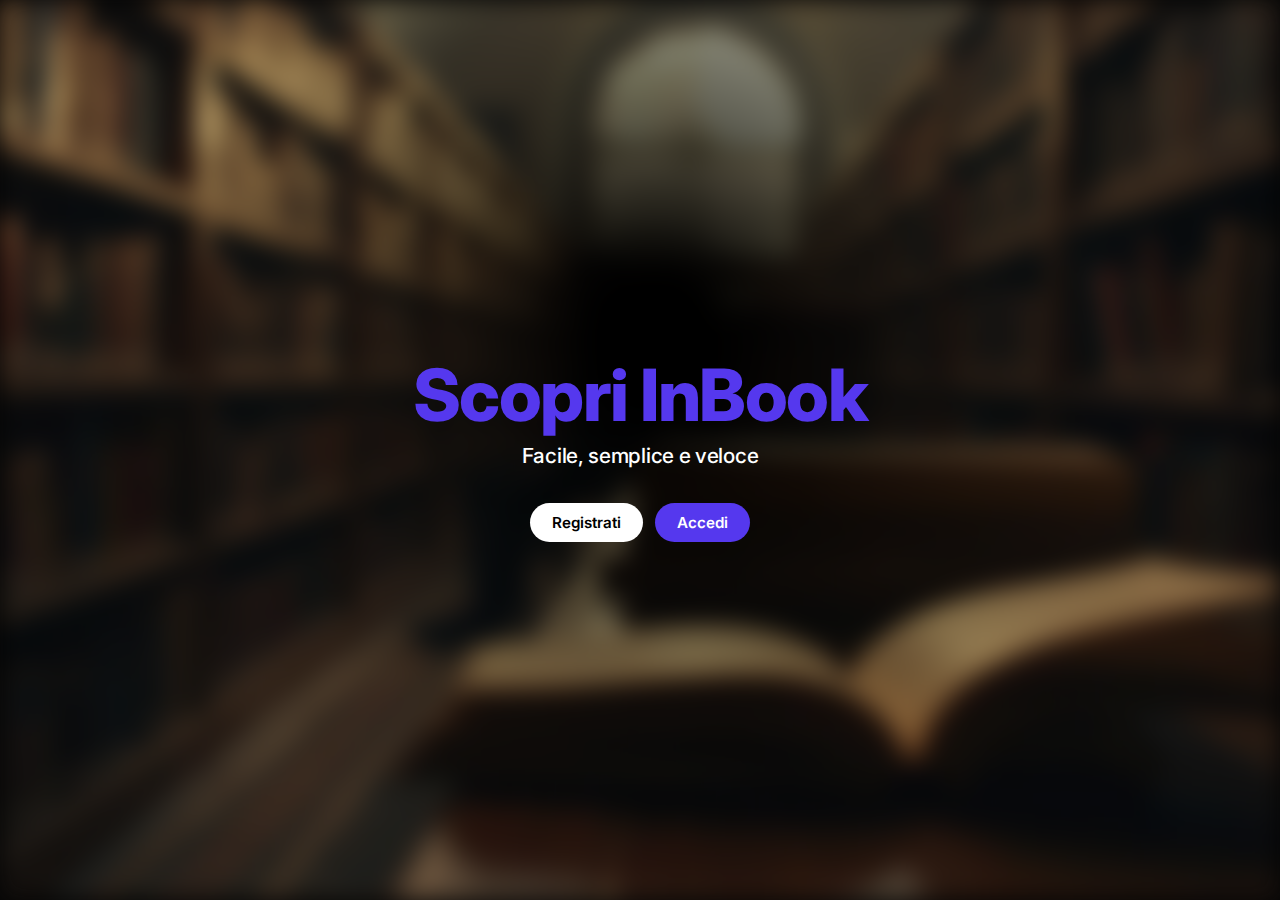
<file: src/main/resources/static/index.html>
<!DOCTYPE html>
<html lang="it">

<head>
    <meta charset="UTF-8">
    <meta name="viewport" content="width=device-width, initial-scale=1.0">
    <title>Scopri InBook</title>
    <link rel="preconnect" href="https://fonts.googleapis.com">
    <link rel="preconnect" href="https://fonts.gstatic.com" crossorigin>
    <link href="https://fonts.googleapis.com/css2?family=Inter:wght@400;500;700;800&display=swap" rel="stylesheet">
    <link rel="stylesheet" href="index.css">
</head>

<body>
<div class="hero-section">
    <div class="content">
        <h1>Scopri InBook</h1>
        <p>Facile, semplice e veloce</p>

        <div class="buttons-container">
            <a href="signin.html" class="btn btn-white">Registrati</a>
            <a href="login.html" class="btn btn-purple">Accedi</a>
        </div>
    </div>
</div>

</body>

</html>
</file>
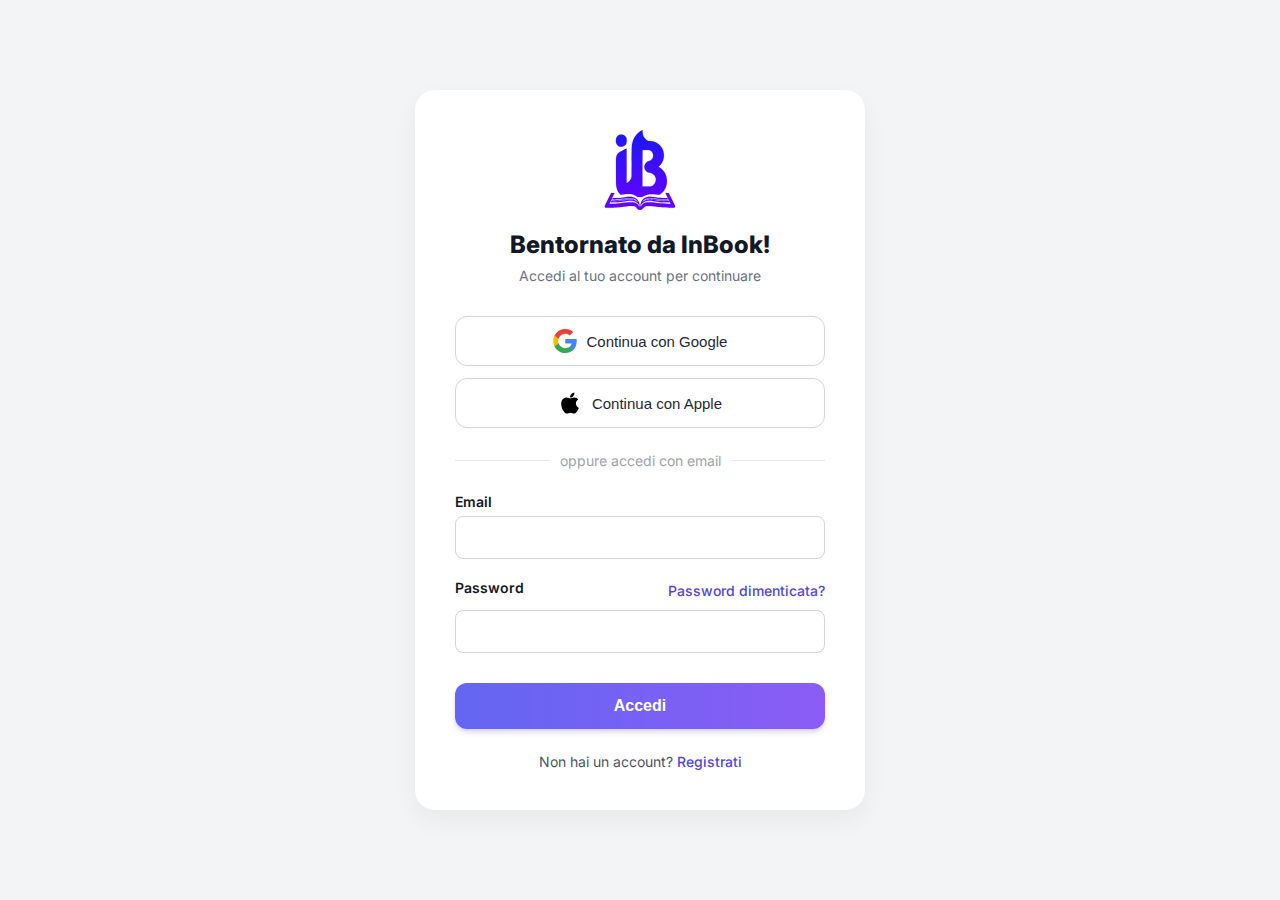
<file: src/main/resources/static/login.html>
<!DOCTYPE html>
<html lang="it">

<head>
    <meta charset="UTF-8">
    <meta name="viewport" content="width=device-width, initial-scale=1.0">
    <title>Accedi - InBook</title>
    <link href="https://fonts.googleapis.com/css2?family=Inter:wght@400;500;600;700&display=swap" rel="stylesheet">
    <link rel="stylesheet" href="login.css">
</head>

<body>
<div class="login-container">
    <div class="login-card">
        <div class="logo">
            <img src="InBook2.svg" alt="InBook Logo" width="80" height="80">
        </div>
        <h1>Bentornato da InBook!</h1>
        <p class="subtitle">Accedi al tuo account per continuare</p>

        <div class="social-login">
            <button class="social-btn google">
                <svg class="icon" viewBox="0 0 24 24" width="24" height="24" xmlns="http://www.w3.org/2000/svg">
                    <g transform="matrix(1, 0, 0, 1, 27.009001, -39.238998)">
                        <path fill="#4285F4"
                              d="M -3.264 51.509 C -3.264 50.719 -3.334 49.969 -3.454 49.239 L -14.754 49.239 L -14.754 53.749 L -8.284 53.749 C -8.574 55.229 -9.424 56.479 -10.684 57.329 L -10.684 60.329 L -6.824 60.329 C -4.564 58.239 -3.264 55.159 -3.264 51.509 Z" />
                        <path fill="#34A853"
                              d="M -14.754 63.239 C -11.514 63.239 -8.804 62.159 -6.824 60.329 L -10.684 57.329 C -11.764 58.049 -13.134 58.489 -14.754 58.489 C -17.884 58.489 -20.534 56.379 -21.484 53.529 L -25.464 53.529 L -25.464 56.619 C -23.494 60.539 -19.444 63.239 -14.754 63.239 Z" />
                        <path fill="#FBBC05"
                              d="M -21.484 53.529 C -21.734 52.809 -21.864 52.039 -21.864 51.239 C -21.864 50.439 -21.734 49.669 -21.484 48.949 L -21.484 45.859 L -25.464 45.859 C -26.284 47.479 -26.754 49.299 -26.754 51.239 C -26.754 53.179 -26.284 54.999 -25.464 56.619 L -21.484 53.529 Z" />
                        <path fill="#EA4335"
                              d="M -14.754 43.989 C -12.984 43.989 -11.424 44.599 -10.174 45.789 L -6.704 42.319 C -8.804 40.359 -11.514 39.239 -14.754 39.239 C -19.444 39.239 -23.494 41.939 -25.464 45.859 L -21.484 48.949 C -20.534 46.099 -17.884 43.989 -14.754 43.989 Z" />
                    </g>
                </svg>
                Continua con Google
            </button>
            <button class="social-btn apple">
                <svg class="icon" viewBox="0 0 384 512" width="24" height="24" xmlns="http://www.w3.org/2000/svg">
                    <path fill="#000000"
                          d="M318.7 268.7c-.2-36.7 16.4-64.4 50-84.8-18.8-26.9-47.2-41.7-84.7-44.6-35.5-2.8-74.3 20.7-88.5 20.7-15 0-49.4-19.7-76.4-19.7C63.3 141.2 4 184.8 4 273.5q0 39.3 14.4 81.2c12.8 36.7 59 126.7 107.2 125.2 25.2-.6 43-17.9 75.8-17.9 31.8 0 48.3 17.9 76.4 17.9 48.6-.7 90.4-82.5 102.6-119.3-65.2-30.7-61.7-90-61.7-91.9zm-56.6-164.2c27.3-32.4 24.8-61.9 24-72.5-24.1 1.4-52 16.4-67.9 34.9-17.5 19.8-27.8 44.3-25.6 71.9 26.1 2 52.3-11.4 69.5-34.3z" />
                </svg>
                Continua con Apple
            </button>
        </div>

        <div class="divider">
            <span>oppure accedi con email</span>
        </div>

        <form action="#" class="login-form">
            <div class="form-group">
                <label for="email">Email</label>
                <input type="email" id="email" name="email" required>
            </div>
            <div class="form-group">
                <div class="label-row">
                    <label for="password">Password</label>
                    <a href="#" class="forgot-password">Password dimenticata?</a>
                </div>
                <input type="password" id="password" name="password" required>
            </div>

            <button type="submit" class="submit-btn">Accedi</button>
        </form>

        <div class="footer-links">
            Non hai un account? <a href="signin.html">Registrati</a>
        </div>
    </div>
</div>
</body>

</html>
</file>
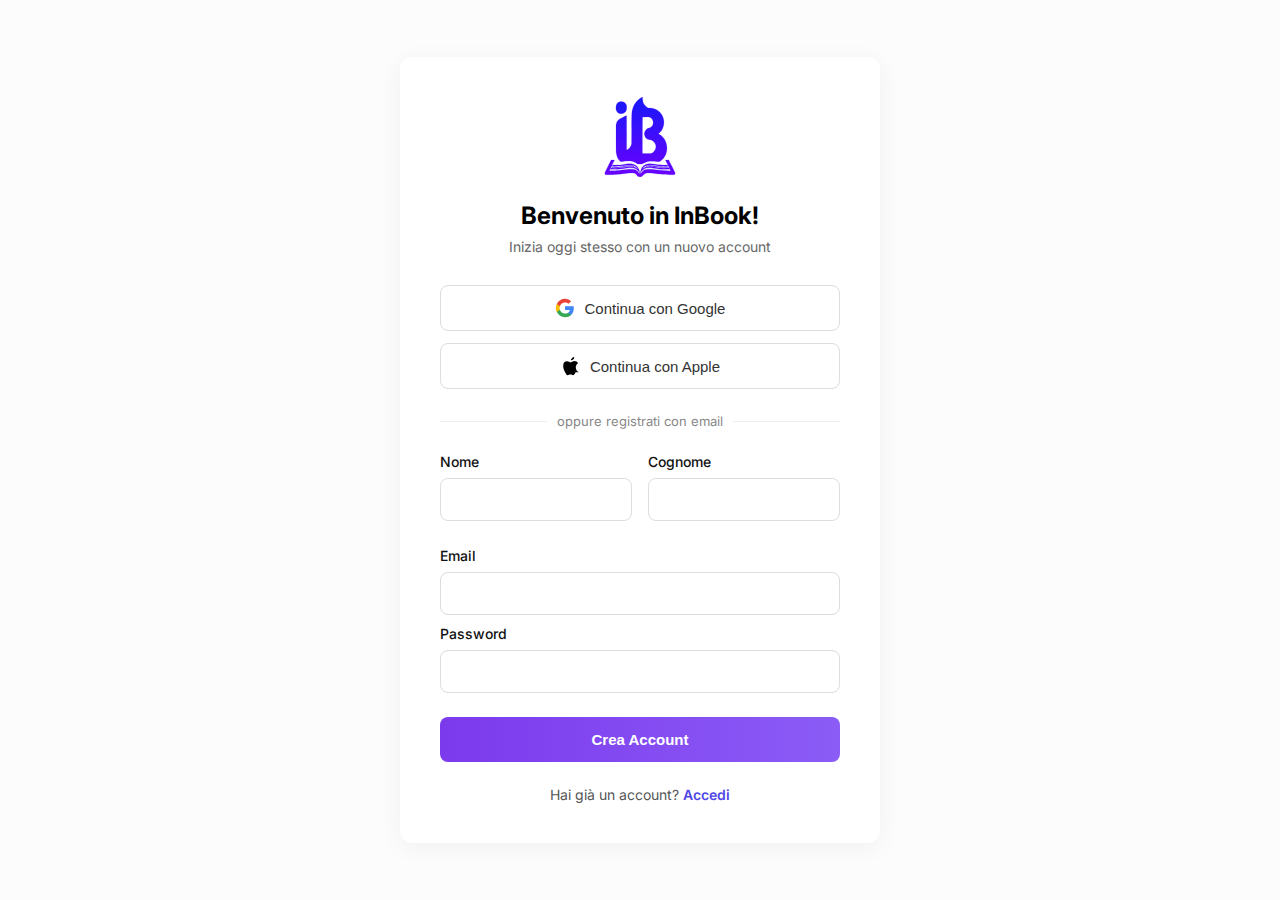
<file: src/main/resources/static/signin.html>
<!DOCTYPE html>
<html lang="it">

<head>
    <meta charset="UTF-8">
    <meta name="viewport" content="width=device-width, initial-scale=1.0">
    <title>InBook - Registrazione</title>
    <link rel="preconnect" href="https://fonts.googleapis.com">
    <link rel="preconnect" href="https://fonts.gstatic.com" crossorigin>
    <link href="https://fonts.googleapis.com/css2?family=Inter:wght@400;500;600;700&display=swap" rel="stylesheet">
    <link rel="stylesheet" href="signin.css">
</head>

<body>
<div class="container">
    <div class="card">
        <div class="logo">
            <img src="InBook2.svg" alt="InBook Logo" width="80" height="80">
        </div>

        <h1>Benvenuto in InBook!</h1>
        <p class="subtitle">Inizia oggi stesso con un nuovo account</p>

        <div class="social-login">
            <button type="button" class="btn btn-outline">
                <svg class="icon" viewBox="0 0 24 24" width="20" height="20" xmlns="http://www.w3.org/2000/svg">
                    <path
                            d="M22.56 12.25c0-.78-.07-1.53-.2-2.25H12v4.26h5.92c-.26 1.37-1.04 2.53-2.21 3.31v2.77h3.57c2.08-1.92 3.28-4.74 3.28-8.09z"
                            fill="#4285F4" />
                    <path
                            d="M12 23c2.97 0 5.46-.98 7.28-2.66l-3.57-2.77c-.98.66-2.23 1.06-3.71 1.06-2.86 0-5.29-1.93-6.16-4.53H2.18v2.84C3.99 20.53 7.7 23 12 23z"
                            fill="#34A853" />
                    <path
                            d="M5.84 14.09c-.22-.66-.35-1.36-.35-2.09s.13-1.43.35-2.09V7.07H2.18C1.43 8.55 1 10.22 1 12s.43 3.45 1.18 4.93l2.85-2.22.81-.62z"
                            fill="#FBBC05" />
                    <path
                            d="M12 5.38c1.62 0 3.06.56 4.21 1.64l3.15-3.15C17.45 2.09 14.97 1 12 1 7.7 1 3.99 3.47 2.18 7.07l3.66 2.84c.87-2.6 3.3-4.53 6.16-4.53z"
                            fill="#EA4335" />
                </svg>
                Continua con Google
            </button>
            <button type="button" class="btn btn-outline">
                <svg class="icon" viewBox="0 0 24 24" width="20" height="20" xmlns="http://www.w3.org/2000/svg">
                    <path
                            d="M12.98 5c.19-1.75 2.06-3.77 4.1-3.92.35 2.19-2.06 4.31-4.1 3.92zM18.7 19.5c-.31.96-1.58 3.52-2.92 3.52-1.34 0-1.74-.79-3.32-.79-1.56 0-2.06.79-3.29.79-1.31 0-2.71-2.92-3.71-4.85-2.02-3.9-3.08-11.77 3-11.77 1.9 0 3.33 1.25 4.4 1.25 1.04 0 2.56-1.54 4.54-1.54 1.83 0 3.35 1 4.29 2.5-4.04 2.29-3.4 8.75.96 10.89z"
                            fill="#000" />
                </svg>
                Continua con Apple
            </button>
        </div>

        <div class="divider">
            <span>oppure registrati con email</span>
        </div>

        <form action="#" method="POST">
            <div class="form-row">
                <div class="form-group">
                    <label for="nome">Nome</label>
                    <input type="text" id="nome" name="nome" required>
                </div>
                <div class="form-group">
                    <label for="cognome">Cognome</label>
                    <input type="text" id="cognome" name="cognome" required>
                </div>
            </div>

            <div class="form-group">
                <label for="email">Email</label>
                <input type="email" id="email" name="email" required>
            </div>

            <div class="form-group">
                <label for="password">Password</label>
                <input type="password" id="password" name="password" required>
            </div>

            <button type="submit" class="btn btn-primary">Crea Account</button>
        </form>

        <div class="footer-link">
            Hai già un account? <a href="login.html">Accedi</a>
        </div>
    </div>
</div>
</body>

</html>
</file>
<file: src/main/resources/static/login.css>
*{
    box-sizing: border-box;
    margin: 0;
    padding: 0;
}

body {
    font-family: 'Inter', sans-serif;
    background-color: #F3F4F6;
    display: flex;
    justify-content: center;
    align-items: center;
    min-height: 100vh;
}

.login-container {
    width: 100%;
    padding: 20px;
    display: flex;
    justify-content: center;
}

.login-card {
    background: #ffffff;
    width: 100%;
    max-width: 450px;
    padding: 40px;
    border-radius: 20px;
    box-shadow: 0 10px 25px rgba(0, 0, 0, 0.05);
    text-align: center;
}

.logo {
    margin-bottom: 20px;
    display: flex;
    justify-content: center;
}

.logo svg {
    /* Style the inline SVG logo size if needed */
    width: 80px;
    height: 80px;
}

h1 {
    font-size: 24px;
    font-weight: 800;
    color: #111827;
    margin-bottom: 8px;
}

.subtitle {
    font-size: 14px;
    color: #6B7280;
    margin-bottom: 32px;
}

.social-login {
    display: flex;
    flex-direction: column;
    gap: 12px;
}

.social-btn {
    display: flex;
    align-items: center;
    justify-content: center;
    width: 100%;
    padding: 12px 16px;
    background-color: #ffffff;
    border: 1px solid #D1D5DB;
    border-radius: 12px;
    font-size: 15px;
    font-weight: 500;
    color: #1F2937;
    cursor: pointer;
    transition: background-color 0.2s, box-shadow 0.2s;
    outline: none;
}

.social-btn:hover {
    background-color: #F9FAFB;
    border-color: #9CA3AF;
}

.social-btn .icon {
    margin-right: 10px;
}



.divider {
    display: flex;
    align-items: center;
    text-align: center;
    margin: 24px 0;
    color: #9CA3AF;
    font-size: 14px;
}

.divider::before,
.divider::after {
    content: '';
    flex: 1;
    border-bottom: 1px solid #E5E7EB;
}

.divider span {
    padding: 0 10px;
}

.login-form {
    text-align: left;
}

.form-group {
    margin-bottom: 20px;
}

.label-row {
    display: flex;
    justify-content: space-between;
    align-items: center;
    margin-bottom: 8px;
}

label {
    font-size: 14px;
    font-weight: 600;
    color: #111827;
    display: block;
    margin-bottom: 6px;
}

.forgot-password {
    font-size: 14px;
    color: #4F46E5;
    text-decoration: none;
    font-weight: 500;
}

.forgot-password:hover {
    text-decoration: underline;
}

input[type="email"],
input[type="password"] {
    width: 100%;
    padding: 12px 16px;
    border: 1px solid #D1D5DB;
    border-radius: 8px;
    font-size: 15px;
    color: #111827;
    outline: none;
    transition: border-color 0.2s, box-shadow 0.2s;
}

input[type="email"]:focus,
input[type="password"]:focus {
    border-color: #4F46E5;
    box-shadow: 0 0 0 3px rgba(79, 70, 229, 0.1);
}

.submit-btn {
    width: 100%;
    padding: 14px;
    background: linear-gradient(90deg, #6366F1 0%, #8B5CF6 100%);
    color: white;
    font-size: 16px;
    font-weight: 600;
    border: none;
    border-radius: 12px;
    cursor: pointer;
    box-shadow: 0 4px 6px -1px rgba(79, 70, 229, 0.2), 0 2px 4px -1px rgba(79, 70, 229, 0.1);
    transition: all 0.2s;
    margin-top: 10px;
}

.submit-btn:hover {
    box-shadow: 0 10px 15px -3px rgba(79, 70, 229, 0.3), 0 4px 6px -2px rgba(79, 70, 229, 0.15);
    transform: translateY(-1px);
}

.footer-links {
    margin-top: 24px;
    font-size: 14px;
    color: #4B5563;
}

.footer-links a {
    color: #4F46E5;
    text-decoration: none;
    font-weight: 500;
}

.footer-links a:hover {
    text-decoration: underline;
}

/* Responsive adjustments */
@media (max-width: 480px) {
    .login-card {
        padding: 24px;
    }
}
</file>
<file: src/main/resources/static/index.css>
/* Reset di base e Font */
*{
    margin: 0;
    padding: 0;
    box-sizing: border-box;
    font-family: 'Inter', sans-serif;
    -webkit-font-smoothing: antialiased;
}

body,
html {
    height: 100%;
    width: 100%;
    background-color: #050505;
    /* Sfondo nero profondo sotto l'immagine */
    overflow: hidden;
    /* Blocca lo scroll */
}

/* Contenitore principale */
.hero-section {
    position: relative;
    height: 100vh;
    width: 100%;
    display: flex;
    justify-content: center;
    align-items: center;
}

/* Gestione dello sfondo sfocato e scuro */
.hero-section::before {
    content: "";
    position: absolute;
    top: 0%;
    /* Margini negativi per evitare bordi bianchi col blur */
    left: 0%;
    width: 100%;
    height: 100%;
    /* L'immagine della libreria fornita */
    background-image: url('image.png');
    background-size: cover;
    background-position: center;

    filter: brightness(1) blur(12px);
    z-index: 0;
}

/* Contenuto Centrale */
.content {
    position: relative;
    z-index: 10;
    text-align: center;
    display: flex;
    flex-direction: column;
    align-items: center;
    /* Animazione leggera di entrata (opzionale, ma rende meglio) */
    animation: fadeIn 0.8s ease-out forwards;
}

/* Titolo "Scopri InBook" */
h1 {
    /* Colore campionato esattamente dallo screenshot (Viola elettrico) */
    color: #5538EE;
    font-size: 4.5rem;
    /* Dimensione grande */
    font-weight: 800;
    /* Extra bold */
    margin-bottom: 12px;
    letter-spacing: -1.5px;
    /* Spaziatura stretta tipica di Inter */
    line-height: 1;
}

/* Sottotitolo */
p {
    font-size: 1.3rem;
    color: #FFFFFF;
    font-weight: 500;
    margin-bottom: 35px;
    letter-spacing: -0.3px;
}

/* Contenitore Bottoni */
.buttons-container {
    display: flex;
    gap: 12px;
}

/* Stile base pulsanti */
.btn {
    text-decoration: none;
    padding: 10px 22px;
    /* Dimensioni compatte */
    border-radius: 50px;
    /* Pillola perfetta */
    font-weight: 600;
    font-size: 0.95rem;
    transition: transform 0.2s ease, opacity 0.2s;
    border: 0;
}

.btn:hover {
    transform: scale(1.05);
    opacity: 0.9;
}

/* Pulsante Bianco */
.btn-white {
    background-color: #FFFFFF;
    color: #000000;
}

/* Pulsante Viola */
.btn-purple {
    background-color: #5538EE;
    /* Stesso colore del titolo */
    color: #FFFFFF;
}

/* Animazione semplice */
@keyframes fadeIn {
    from {
        opacity: 0;
        transform: translateY(20px);
    }

    to {
        opacity: 1;
        transform: translateY(0);
    }
}

/* Adattamento Mobile */
@media (max-width: 768px) {
    h1 {
        font-size: 2.8rem;
    }

    p {
        font-size: 1.1rem;
    }
}
</file>
<file: src/main/resources/static/signin.css>
/* Reset & Base Styles */
*{
    box-sizing: border-box;
    margin: 0;
    padding: 0;
}

body {
    font-family: 'Inter', sans-serif;
    background-color: #fcfcfc; /* Very light subtle background */
    display: flex;
    justify-content: center;
    align-items: center;
    min-height: 100vh;
    color: #111;
}

/* Container & Card */
.container {
    width: 100%;
    padding: 20px;
    display: flex;
    justify-content: center;
}

.card {
    background: #fff;
    width: 100%;
    max-width: 480px;
    padding: 40px;
    border-radius: 12px;
    box-shadow: 0 4px 24px rgba(0, 0, 0, 0.05); /* Soft shadow */
    text-align: center;
}

/* Logo */
.logo {
    margin-bottom: 20px;
}

.logo svg {
    width: 64px;
    height: 64px;
    /* Custom SVG colors can be set here if not inline */
}

/* Typography */
h1 {
    font-size: 24px;
    font-weight: 700;
    margin-bottom: 8px;
    color: #000;
}

.subtitle {
    font-size: 14px;
    color: #666;
    margin-bottom: 30px;
}

/* Buttons */
.btn {
    width: 100%;
    padding: 12px;
    border-radius: 8px;
    font-size: 15px;
    font-weight: 500;
    cursor: pointer;
    display: flex;
    align-items: center;
    justify-content: center;
    gap: 10px;
    border: none;
    transition: all 0.2s ease;
}

.btn-outline {
    background: #fff;
    border: 1px solid #ddd;
    color: #333;
    margin-bottom: 12px;
}

.btn-outline:hover {
    background: #f9f9f9;
    border-color: #ccc;
}

.btn-primary {
    background: linear-gradient(90deg, #7C3AED 0%, #8B5CF6 100%);
    color: white;
    font-weight: 600;
    margin-top: 24px;
    padding: 14px; /* Slightly taller */
}

.btn-primary:hover {
    opacity: 0.9;
    box-shadow: 0 4px 12px rgba(124, 58, 237, 0.3);
}

/* Divider */
.divider {
    display: flex;
    align-items: center;
    justify-content: center;
    margin: 24px 0;
    position: relative;
    color: #888;
    font-size: 13px;
}

.divider::before,
.divider::after {
    content: "";
    flex: 1;
    border-bottom: 1px solid #eee;
}

.divider span {
    padding: 0 10px;
    background: #fff; /* Match card bg */
    z-index: 1; /* Ensure text sits on top if lines were absolute */
}

.form-row {
    display: flex;
    gap: 16px;
    margin-bottom: 16px;
    width: 100%;
}

.form-group {
    text-align: left;
    width: 100%;
    display: flex;
    flex-direction: column;
    margin-bottom: 10px;
}

.form-row .form-group {
    flex: 1;
    min-width: 0;
}

label {
    font-size: 14px;
    font-weight: 500;
    margin-bottom: 8px;
    color: #111;
}

input {
    width: 100%;
    padding: 12px;
    border: 1px solid #ddd;
    border-radius: 8px;
    font-size: 15px;
    outline: none;
    transition: border-color 0.2s;
}

input:focus {
    border-color: #7C3AED; /* Focus color matching button */
}

/* Footer Link */
.footer-link {
    margin-top: 24px;
    font-size: 14px;
    color: #555;
}

.footer-link a {
    color: #4F46E5;
    text-decoration: none;
    font-weight: 600;
}

.footer-link a:hover {
    text-decoration: underline;
}

/* Responsive */
@media (max-width: 480px) {
    .card {
        padding: 24px;
        box-shadow: none; /* Flatter on mobile usually looks cleaner or full width */
    }

    .form-row {
        flex-direction: column;
        gap: 0;
        margin-bottom: 0; /* Let form-group margin handle it */
    }
}
</file>
